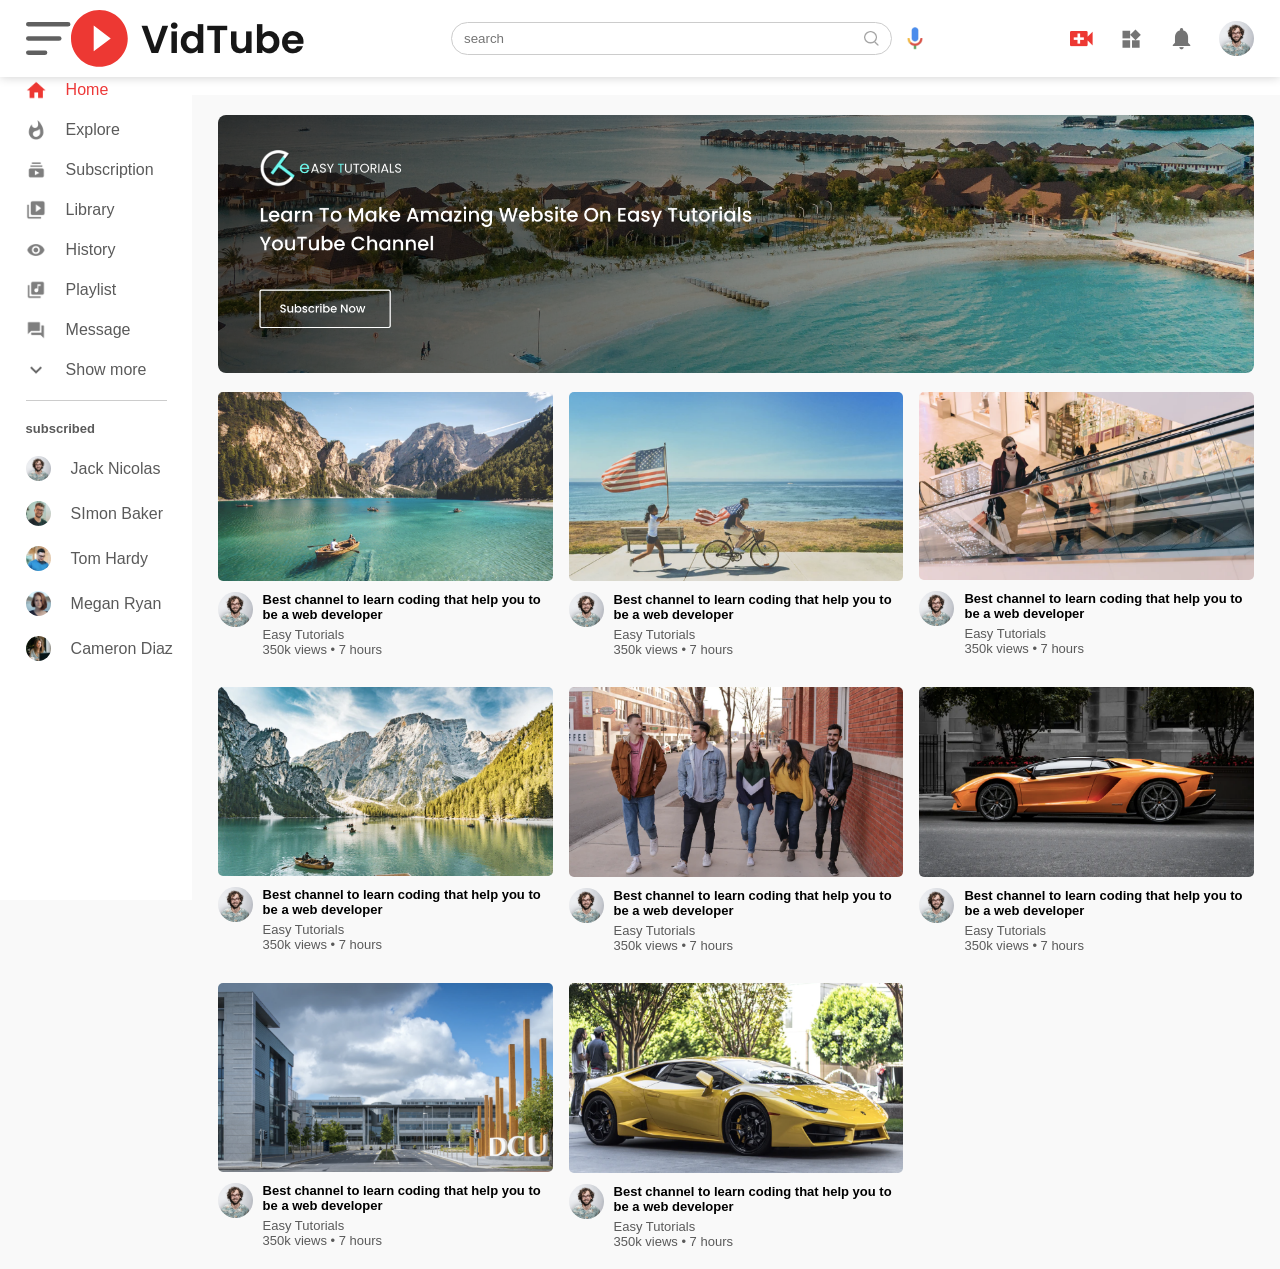
<file: index.html>
<!DOCTYPE html>
<html lang="en">
<head>
    <meta charset="UTF-8">
    <meta name="viewport" content="width=device-width, initial-scale=1.0">
    <title>Vid-tube</title>
    <link rel="stylesheet" href="style.css">
</head>
<body>

    <nav class="flex-div">
        <div class="nav-left flex-div">
            <img src="images/menu.png" class="menu-Icon">
            <img src="images/logo.png">
        </div>
        <div class="nav-middle flex-div">
             <div class="search-box flex-div">
                <input type="text" placeholder="search">
                <img src="images/search.png">
             </div>
             <img src="images/voice-search.png" class="mic-icon">
        </div>
        <div class="nav-right flex-div">
            <img src="images/upload.png">
            <img src="images/more.png">
            <img src="images/notification.png">
            <img src="images/Jack.png" class="user-icon">
        </div>
    </nav>
    <!-- ----------side-bar------------ -->
    <div class="sidebar">
        <div class="shortcut-links">
            <a href=""><img src="images/home.png"><p>Home</p></a>
            <a href=""><img src="images/explore.png"><p>Explore</p></a>
            <a href=""><img src="images/subscriprion.png"><p>Subscription</p></a>
            <a href=""><img src="images/library.png"><p>Library</p></a>
            <a href=""><img src="images/history.png"><p>History</p></a>
            <a href=""><img src="images/playlist.png"><p>Playlist</p></a>
            <a href=""><img src="images/messages.png"><p>Message</p></a>
            <a href=""><img src="images/show-more.png"><p>Show more</p></a>
            <hr>
        </div>
        <div class="subscribed-list">
            <h3>subscribed</h3>
            <a href=""><img src="images/Jack.png"><p>Jack Nicolas</p></a>
            <a href=""><img src="images/simon.png"><p>SImon Baker</p></a>
            <a href=""><img src="images/tom.png"><p>Tom Hardy</p></a>
            <a href=""><img src="images/megan.png"><p>Megan Ryan</p></a>
            <a href=""><img src="images/cameron.png"><p>Cameron Diaz</p></a>
        </div>
    </div>

    <!-- ------main------- -->`


<div class="container">
    <div class="banner">
        <img src="images/banner.png">
    </div>
    <div class="list-container">
        <div class="vid-list">
            <a href="play-video.html"><img src="images/thumbnail1.png" class="thumbnail"></a>
            <div class="flex-div">
                <img src="images/Jack.png">
                <div class="vid-info">
                    <a href="play-video.html">Best channel to learn coding that help you to be a web developer</a>
                    <p>Easy Tutorials</p>
                    <p>350k views &bull; 7 hours</p>
                </div>
            </div>
        </div>
        <div class="vid-list">
            <a href=""><img src="images/thumbnail2.png" class="thumbnail"></a>
            <div class="flex-div">
                <img src="images/Jack.png">
                <div class="vid-info">
                    <a href="">Best channel to learn coding that help you to be a web developer</a>
                    <p>Easy Tutorials</p>
                    <p>350k views &bull; 7 hours</p>
                </div>
            </div>
        </div>
        <div class="vid-list">
            <a href=""><img src="images/thumbnail3.png" class="thumbnail"></a>
            <div class="flex-div">
                <img src="images/Jack.png">
                <div class="vid-info">
                    <a href="">Best channel to learn coding that help you to be a web developer</a>
                    <p>Easy Tutorials</p>
                    <p>350k views &bull; 7 hours</p>
                </div>
            </div>
        </div>
        <div class="vid-list">
            <a href=""><img src="images/thumbnail4.png" class="thumbnail"></a>
            <div class="flex-div">
                <img src="images/Jack.png">
                <div class="vid-info">
                    <a href="">Best channel to learn coding that help you to be a web developer</a>
                    <p>Easy Tutorials</p>
                    <p>350k views &bull; 7 hours</p>
                </div>
            </div>
        </div>
        <div class="vid-list">
            <a href=""><img src="images/thumbnail5.png" class="thumbnail"></a>
            <div class="flex-div">
                <img src="images/Jack.png">
                <div class="vid-info">
                    <a href="">Best channel to learn coding that help you to be a web developer</a>
                    <p>Easy Tutorials</p>
                    <p>350k views &bull; 7 hours</p>
                </div>
            </div>
        </div>
        <div class="vid-list">
            <a href=""><img src="images/thumbnail6.png" class="thumbnail"></a>
            <div class="flex-div">
                <img src="images/Jack.png">
                <div class="vid-info">
                    <a href="">Best channel to learn coding that help you to be a web developer</a>
                    <p>Easy Tutorials</p>
                    <p>350k views &bull; 7 hours</p>
                </div>
            </div>
        </div>
        <div class="vid-list">
            <a href=""><img src="images/thumbnail7.png" class="thumbnail"></a>
            <div class="flex-div">
                <img src="images/Jack.png">
                <div class="vid-info">
                    <a href="">Best channel to learn coding that help you to be a web developer</a>
                    <p>Easy Tutorials</p>
                    <p>350k views &bull; 7 hours</p>
                </div>
            </div>
        </div>
        <div class="vid-list">
            <a href=""><img src="images/thumbnail8.png" class="thumbnail"></a>
            <div class="flex-div">
                <img src="images/Jack.png">
                <div class="vid-info">
                    <a href="">Best channel to learn coding that help you to be a web developer</a>
                    <p>Easy Tutorials</p>
                    <p>350k views &bull; 7 hours</p>
                </div>
            </div>
        </div>
    </div>
</div>

      <script src="script.js "></script>

</body>
</html>
</file>
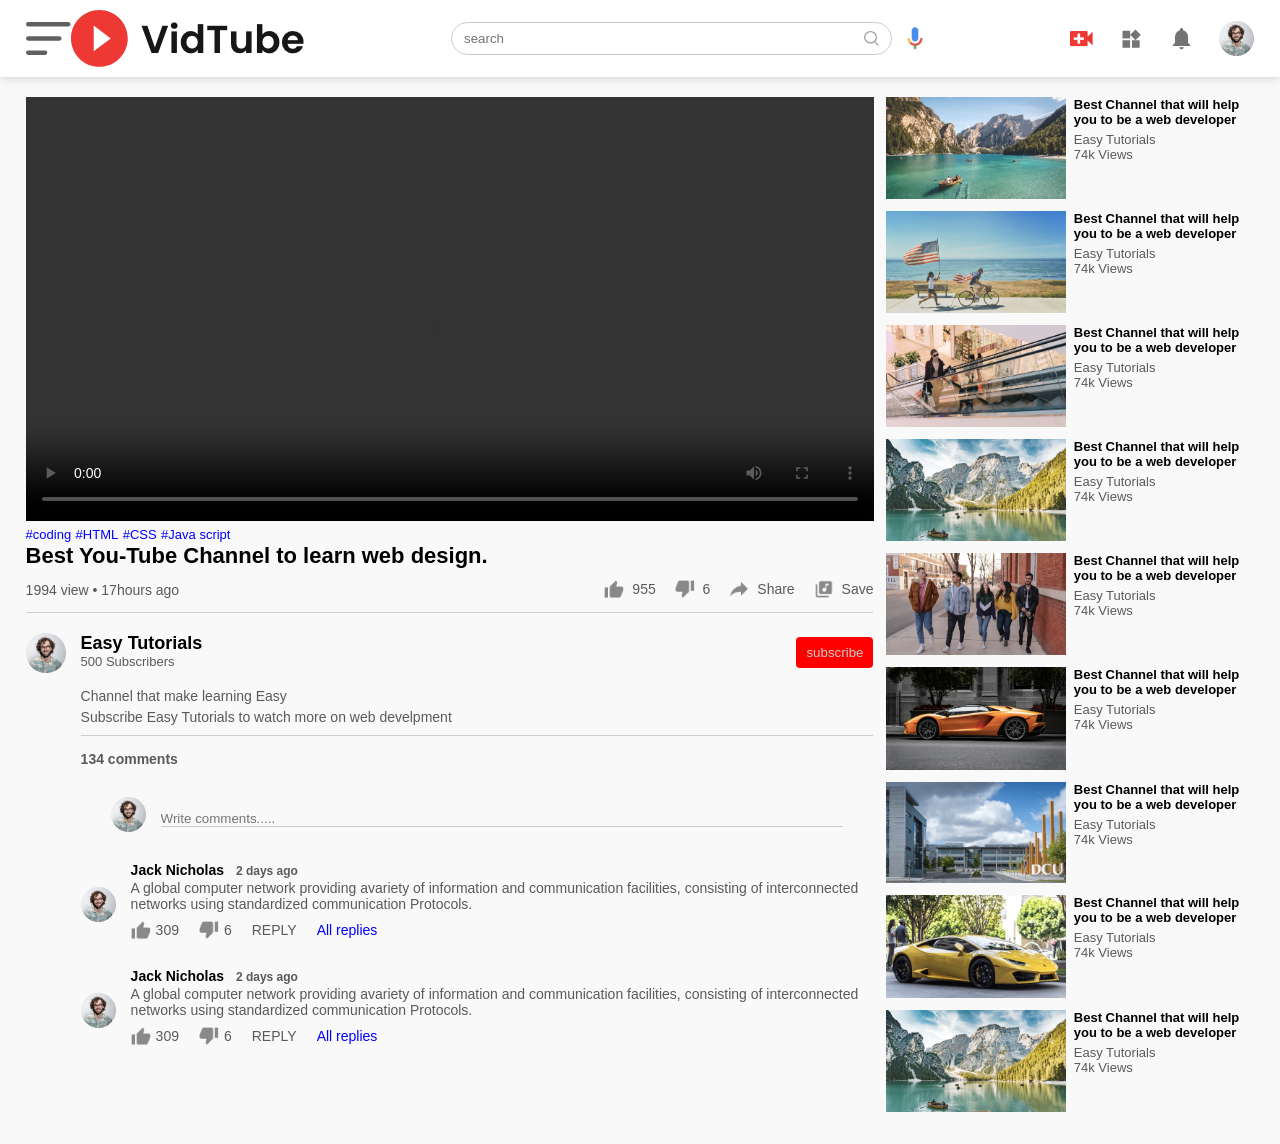
<file: play-video.html>
<!DOCTYPE html>
<html lang="en">
<head>
    <meta charset="UTF-8">
    <meta name="viewport" content="width=device-width, initial-scale=1.0">
    <title>Play-Video</title>
    <link rel="stylesheet" href="style.css">
</head>
<body>
    <nav class="flex-div">
        <div class="nav-left flex-div">
            <img src="images/menu.png" class="menu-Icon">
            <img src="images/logo.png">
        </div>
        <div class="nav-middle flex-div">
             <div class="search-box flex-div">
                <input type="text" placeholder="search">
                <img src="images/search.png">
             </div>
             <img src="images/voice-search.png" class="mic-icon">
        </div>
        <div class="nav-right flex-div">
            <img src="images/upload.png">
            <img src="images/more.png">
            <img src="images/notification.png">
            <img src="images/Jack.png" class="user-icon">
        </div>
    </nav>

    <div class="container Play-container">
        <div class="row">
            <div class="play-video">
                <video controls autoplay>
                    <source src="images/video.mp4" type="video/mp4">
                </video>
    <div class="tags">
        <a href="">#coding</a>  <a href="">#HTML</a>  <a href="">#CSS</a>  <a href="">#Java script</a> 
    </div>
    <h3>Best You-Tube Channel to learn web design.</h3>
    <div class="play-video-info">
        <p>1994 view &bull; 17hours ago</p>
        <div>
            <a href=""><img src="images/like.png">955</a>
            <a href=""><img src="images/dislike.png">6</a>
            <a href=""><img src="images/share.png">Share</a>
            <a href=""><img src="images/save.png">Save</a>
        </div>
    </div>
    <hr>
    <div class="publisher">
        <img src="images/Jack.png">
        <div>
            <p>Easy Tutorials</p>
            <span>500 Subscribers</span>
        </div>
        <button type="button">subscribe</button>
    </div>
    <div class="vid-description">
        <p>Channel that make learning Easy</p>
        <p>Subscribe Easy Tutorials to watch more on web develpment</p>
        <hr>
        <h4>134 comments </h4>

        <div class="add-comment">
            <img src="images/Jack.png">
            <input type="text" placeholder="Write comments.....">
        </div>
        <div class="old-comment">
            <img src="images/Jack.png">
            <div>
                <h3>Jack Nicholas <span>2 days ago</span></h3>
                <p>A global computer network providing avariety of information and communication facilities, consisting of interconnected networks using standardized communication Protocols.</p>
                <div class="acomment-action">
                    <img src="images/like.png">
                    <span>309</span>
                    <img src="images/dislike.png">
                    <span>6</span>
                    <span>REPLY</span>
                    <a href="">All replies</a>
                </div>
            </div>
        </div>
        <div class="old-comment">
            <img src="images/Jack.png">
            <div>
                <h3>Jack Nicholas <span>2 days ago</span></h3>
                <p>A global computer network providing avariety of information and communication facilities, consisting of interconnected networks using standardized communication Protocols.</p>
                <div class="acomment-action">
                    <img src="images/like.png">
                    <span>309</span>
                    <img src="images/dislike.png">
                    <span>6</span>
                    <span>REPLY</span>
                    <a href="">All replies</a>
                </div>
            </div>
        </div>

    </div>





            </div>
            <div class="right-sidebar">

                <div class="side-video-list">
                    <a href="" class="small-thumbnail"><img src="images/thumbnail1.png"></a>
                    
                    <div class="vid-info">
                        <a href="">Best Channel that will help you to be a web developer</a>
                        <p>Easy Tutorials</p>
                        <p>74k Views</p>
                    </div>
                </div>
                <div class="side-video-list">
                    <a href="" class="small-thumbnail"><img src="images/thumbnail2.png"></a>
                    
                    <div class="vid-info">
                        <a href="">Best Channel that will help you to be a web developer</a>
                        <p>Easy Tutorials</p>
                        <p>74k Views</p>
                    </div>
                </div>
                <div class="side-video-list">
                    <a href="" class="small-thumbnail"><img src="images/thumbnail3.png"></a>
                    
                    <div class="vid-info">
                        <a href="">Best Channel that will help you to be a web developer</a>
                        <p>Easy Tutorials</p>
                        <p>74k Views</p>
                    </div>
                </div>
                <div class="side-video-list">
                    <a href="" class="small-thumbnail"><img src="images/thumbnail4.png"></a>
                    
                    <div class="vid-info">
                        <a href="">Best Channel that will help you to be a web developer</a>
                        <p>Easy Tutorials</p>
                        <p>74k Views</p>
                    </div>
                </div>
                <div class="side-video-list">
                    <a href="" class="small-thumbnail"><img src="images/thumbnail5.png"></a>
                    
                    <div class="vid-info">
                        <a href="">Best Channel that will help you to be a web developer</a>
                        <p>Easy Tutorials</p>
                        <p>74k Views</p>
                    </div>
                </div>
                <div class="side-video-list">
                    <a href="" class="small-thumbnail"><img src="images/thumbnail6.png"></a>
                    
                    <div class="vid-info">
                        <a href="">Best Channel that will help you to be a web developer</a>
                        <p>Easy Tutorials</p>
                        <p>74k Views</p>
                    </div>
                </div>
                <div class="side-video-list">
                    <a href="" class="small-thumbnail"><img src="images/thumbnail7.png"></a>
                    
                    <div class="vid-info">
                        <a href="">Best Channel that will help you to be a web developer</a>
                        <p>Easy Tutorials</p>
                        <p>74k Views</p>
                    </div>
                </div>
                <div class="side-video-list">
                    <a href="" class="small-thumbnail"><img src="images/thumbnail8.png"></a>
                    
                    <div class="vid-info">
                        <a href="">Best Channel that will help you to be a web developer</a>
                        <p>Easy Tutorials</p>
                        <p>74k Views</p>
                    </div>
                </div>
                <div class="side-video-list">
                    <a href="" class="small-thumbnail"><img src="images/thumbnail4.png"></a>
                    
                    <div class="vid-info">
                        <a href="">Best Channel that will help you to be a web developer</a>
                        <p>Easy Tutorials</p>
                        <p>74k Views</p>
                    </div>
                </div>


            </div>
        </div>
    </div> 





</body>
</html>
</file>
<file: style.css>
*{
    margin: 0;
    padding: 0;
    box-sizing: border-box;
    font-family: 'poppins',sans-serif;
}
a{
    text-decoration: none;
    color: #5a5a5a;
}
img{
    cursor: pointer;
}
.flex-div{
    display: flex;
    align-items: center;
}
nav{
    padding: 10px 2%;
    justify-content: space-between;
    box-shadow: 0 0 10px rgba(0, 0, 0, 0.2);
    background: #fff;
    position: sticky;
    top: 0;
    z-index: 10;
}
.nav-right img{
    width: 25px;
    margin-right: 25px;
}
.nav-right .user-icon{
    width: 35px;
    border-radius: 50%;
    margin-right: 0;
}
.nav-left .menu-icon{
    width: 22px;
    margin-right: 25px;
}
.nav-left .logo{
    width: 130px;
}
.nav-middle .mic-icon{
    width: 16px;
}
.nav-middle .search-box{
    border: 1px solid #ccc;
    margin-right: 15px;
    padding: 8px 12px;
    border-radius: 25px;
}
.nav-middle .search-box input{
    width: 400px;
    border: 0;
    outline: 0;
    background: transparent;
}
.nav-middle .search-box img{
    width: 15px;
}

/* --------sidebar------ */

.sidebar{
    background: #fff;
    width: 15%;
    height: 100vh;
    position: fixed;
    top: 0;
    padding-left: 2%;
    padding-top: 80px;
}
.shortcut-links a img{
    width: 20px;
    margin-right: 20px;

}
.shortcut-links a{
    display: flex;
    align-items: center;
    margin-bottom: 20px;
    width: fit-content;
    flex-wrap: wrap;
}
.shortcut-links a:first-child{
    color: #ed3838;
}
.sidebar hr{
    border: 0;
    height: 1px;
    background: #ccc;
    width: 85%;
}
.subscribed-list h3{
    font-size: 13px;
    margin: 20px 0;
    color: #5a5a5a;
}
.subscribed-list a{
    display: flex;
    align-items: center;
    margin-bottom: 20px;
    width: fit-content;
    flex-wrap: wrap;
}
.subscribed-list a img{
    width: 25px;
    border-radius: 50%;
    margin-right: 20px;
}
.small-sidebar{
    width: 5%;    
}
.small-sidebar a p{
    display: none;
}
.small-sidebar h3{
    display: none;
}
.small-sidebar hr{
    width: 50%;
    margin-bottom: 25%;
}
/* -----main---- */
.container{
    background: #f9f9f9;
    padding-left: 17%;
    padding-right: 2%;
    padding-top: 20px;
    padding-bottom: 20px;
}
.large-container{
    padding-left: 7%;
}
.banner{
    width: 100%;
}
.banner img{
    width: 100%;
    border-radius: 8px;
}
.list-container{
    display: grid;
    grid-template-columns: repeat(auto-fit, minmax(250px, 1fr));
    grid-column-gap: 16px;
    grid-row-gap: 30px;
    margin-top: 15px;
}
.vid-list .thumbnail{
    width: 100%;
    border-radius: 5px;
}
.vid-list .flex-div{
    align-items: flex-start;
    margin-top: 7px;
}
.vid-list .flex-div img{
    width: 35px;
    margin-right: 10px;
    border-radius: 50%;
}
.vid-info{
    color: #5a5a5a;
    font-size: 13px;
}
.vid-info a{
    color: #000;
    font-weight: 600;
    display: block;
    margin-bottom: 5px;
}


@media (max-width: 900px){
    .menu-icon{
        display: none;
    }
    .sidebar{
        display: none;
    }
    .container, .large-container{
        padding-left: 5%;
        padding-right: 5%;
    }
    .nav-right img{
        display: none;
    }
    .nav-right .user-icon{
        display: block;
        width: 30px;
    }
    .nav-middle .search-box input{
        width: 100px;
    }
    .nav-middle .mic-icon{
        display: none;
    }
    .logo{
        width: 90px;
    }
}

/* ---------Play video Page----------0000 */
.Play-container{
    padding-left: 2%;
}
.row{
    display: flex;
    justify-content: space-between;
    flex-wrap: wrap;
}
.play-video{
    flex-basis: 69%;
}
.right-sidebar{
    flex-basis: 30%;
}
.play-video video{
    width: 100%;
}
.side-video-list{
    display: flex;
    justify-content: space-between;
    margin-bottom: 8px;
}
.side-video-list img{
    width: 100%;
}
.side-video-list .small-thumbnail{
    flex-basis: 49%;
}
.side-video-list .vid-info{
    flex-basis: 49%;
}
.play-video .tags a{
    color: #0000ff;
    font-size: 13px;
}
.play-video h3{
    font-weight: 600;
    font-size: 22px;
}
.play-video .play-video-info{
    display: flex;
    align-items: center;
    justify-content: space-between;
    flex-wrap: wrap;
    margin-top: 10px;
    font-size: 14px;
    color: #5a5a5a;
}
.play-video .play-video-info a img{
    width: 20px;
    margin-right: 8px;
}
.play-video .play-video-info a{
    display: inline-flex;
    align-items: center;
    margin-left: 15px;
}.play-video hr{
    border: 0;
    height: 1px;
    background: #ccc;
    margin: 10px 0;
}
.publisher{
    display: flex;
    align-items: center;
    margin-top: 20px;
}
.publisher div{
    flex: 1;
    line-height: 18px;
}
.publisher img{
    width: 40px;
    border-radius: 50%;
    margin-right: 15px;
}
.publisher div p{
    color: #000;
    font-weight: 600;
    font-size: 18px;
}
.publisher div span{
    font-size: 13px;
    color: #5a5a5a;
}
.publisher button{
    background: red;
    color: #ccc;
    padding: 8px 10px;
    border: 0;
    outline: 0;
    border-radius: 4px;
    cursor: pointer;
}
.vid-description{
    padding-left: 55px;
    margin: 15px 0;
}
.vid-description p{
    font-size: 14px;
    margin-bottom: 5px;
    color: #5a5a5a;
}
.vid-description h4{
    font-size: 14px;
    color: #5a5a5a;
    margin-top: 15px;
}
.add-comment{
    display: flex;
    align-items: center;
    margin: 30px ;
}
.add-comment img{
    width: 35px;
    border-radius: 50%;
    margin-right: 15px;
}
.add-comment input{
    border: 0;
    outline: 0;
    border-bottom: 1px solid #ccc;
    width: 100%;
    padding-top: 10px;
    background: transparent;
}
.old-comment{
    display: flex;
    align-items: center;
    margin: 20px 0;
}
.old-comment img{
    width: 35px;
    border-radius: 50%;
    margin-right: 15px;
}
.old-comment h3{
    font-size: 14px;
    margin-bottom: 2px;
}
.old-comment h3 span{
    font-size: 12px;
    color: #5a5a5a;
    font-weight: 600;
    margin-left: 8px;
}
.old-comment .acomment-action{
    display: flex;
    align-items: center;
    margin: 8px 0;
    font-size: 14px;
}
.old-comment .acomment-action img{
    border-radius: 0;
    width: 20px;
    margin-right: 5px;
}
.old-comment .acomment-action span{
    margin-right: 20px;
    color: #5a5a5a;
}
.old-comment .acomment-action a{
    color: #0000ff;
}
@media (max-width:900px){
    .play-video{
        flex-basis: 100%;
    }
    .right-sidebar{
        flex-basis: 100%;
    } 
    .Play-container{
        padding-left: 5%;
    }
    .vid-description{
        padding-left: 0;
    }
    .play-video .play-video-info a{
        margin-left: 0;
        margin-right: 15px;
        margin-top: 15px;
    }
}
</file>
